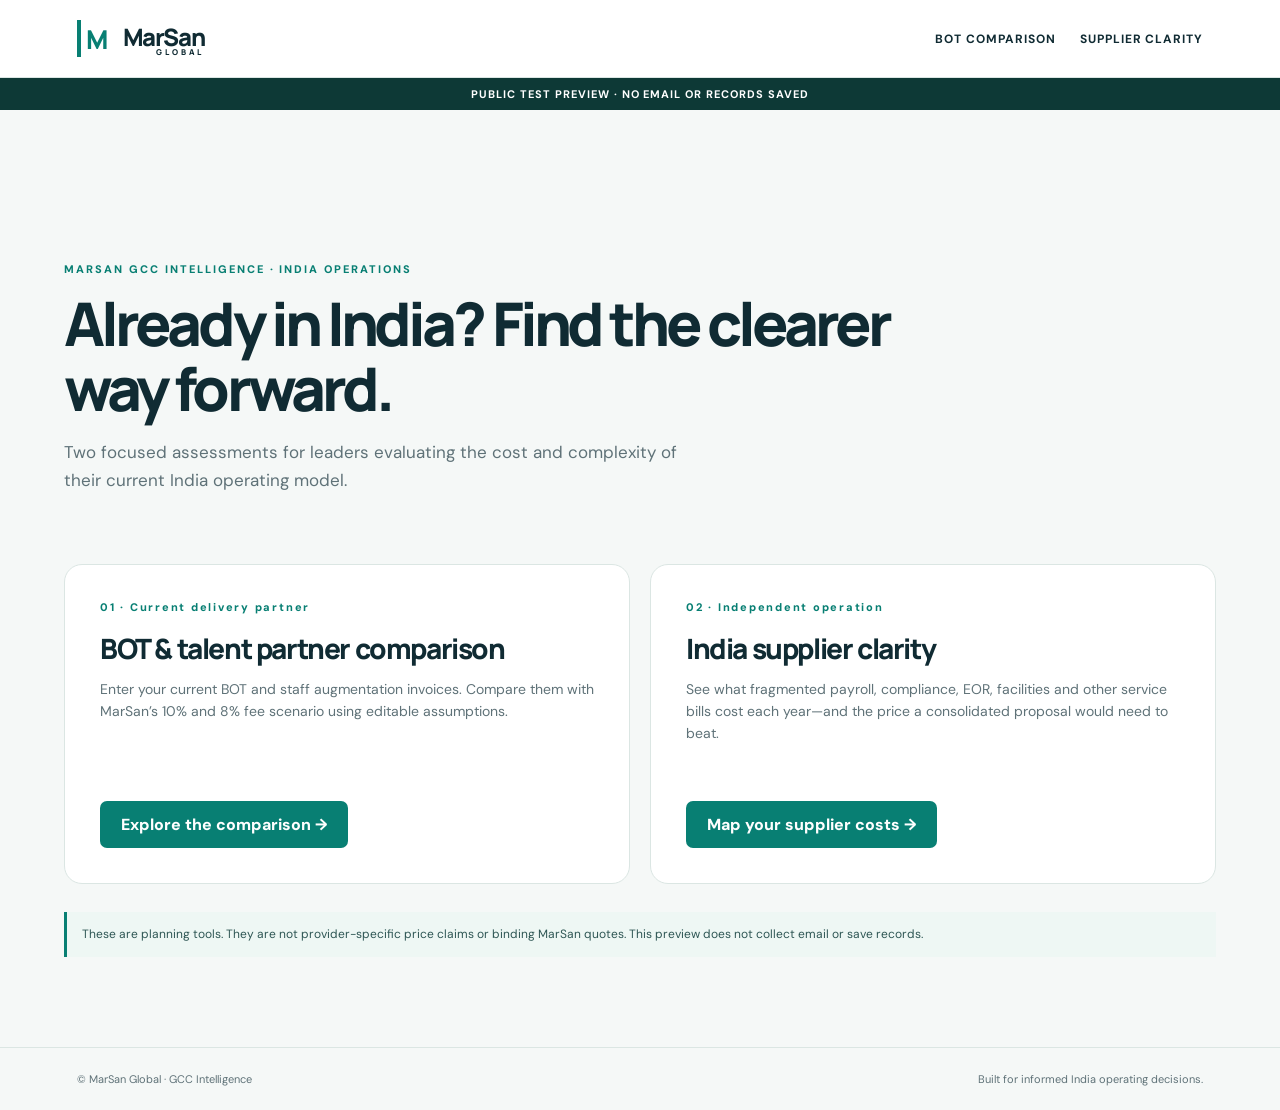
<file: index.html>
<!doctype html>
<html lang="en"><head><meta charset="utf-8"><meta name="viewport" content="width=device-width, initial-scale=1"><meta name="description" content="MarSan GCC Intelligence: two decision tools for companies already operating in India."><title>India Cost Clarity | MarSan GCC Intelligence</title><link rel="icon" href="./favicon.svg" type="image/svg+xml"><link rel="stylesheet" href="./calculators.css"></head><body><header><a class="brand" href="./index.html"><span class="mark">M</span><span>MarSan<small>GLOBAL</small></span></a><nav class="topnav"><a href="./bot-switch-demo.html">BOT comparison</a><a href="./ops-simplifier-demo.html">Supplier clarity</a></nav></header><div class="demo">Public test preview · no email or records saved</div><main class="shell"><section class="homehero"><span class="eyebrow">MarSan GCC Intelligence · India operations</span><h1>Already in India? Find the clearer way forward.</h1><p>Two focused assessments for leaders evaluating the cost and complexity of their current India operating model.</p></section><section class="homecards"><article class="homecard"><small>01 · Current delivery partner</small><h2>BOT & talent partner comparison</h2><p>Enter your current BOT and staff augmentation invoices. Compare them with MarSan’s 10% and 8% fee scenario using editable assumptions.</p><a class="primary" href="./bot-switch-demo.html">Explore the comparison →</a></article><article class="homecard"><small>02 · Independent operation</small><h2>India supplier clarity</h2><p>See what fragmented payroll, compliance, EOR, facilities and other service bills cost each year—and the price a consolidated proposal would need to beat.</p><a class="primary" href="./ops-simplifier-demo.html">Map your supplier costs →</a></article></section><div class="notice" style="margin-top:28px">These are planning tools. They are not provider-specific price claims or binding MarSan quotes. This preview does not collect email or save records.</div></main><footer class="footer"><span>© MarSan Global · GCC Intelligence</span><span>Built for informed India operating decisions.</span></footer></body></html>
</file>
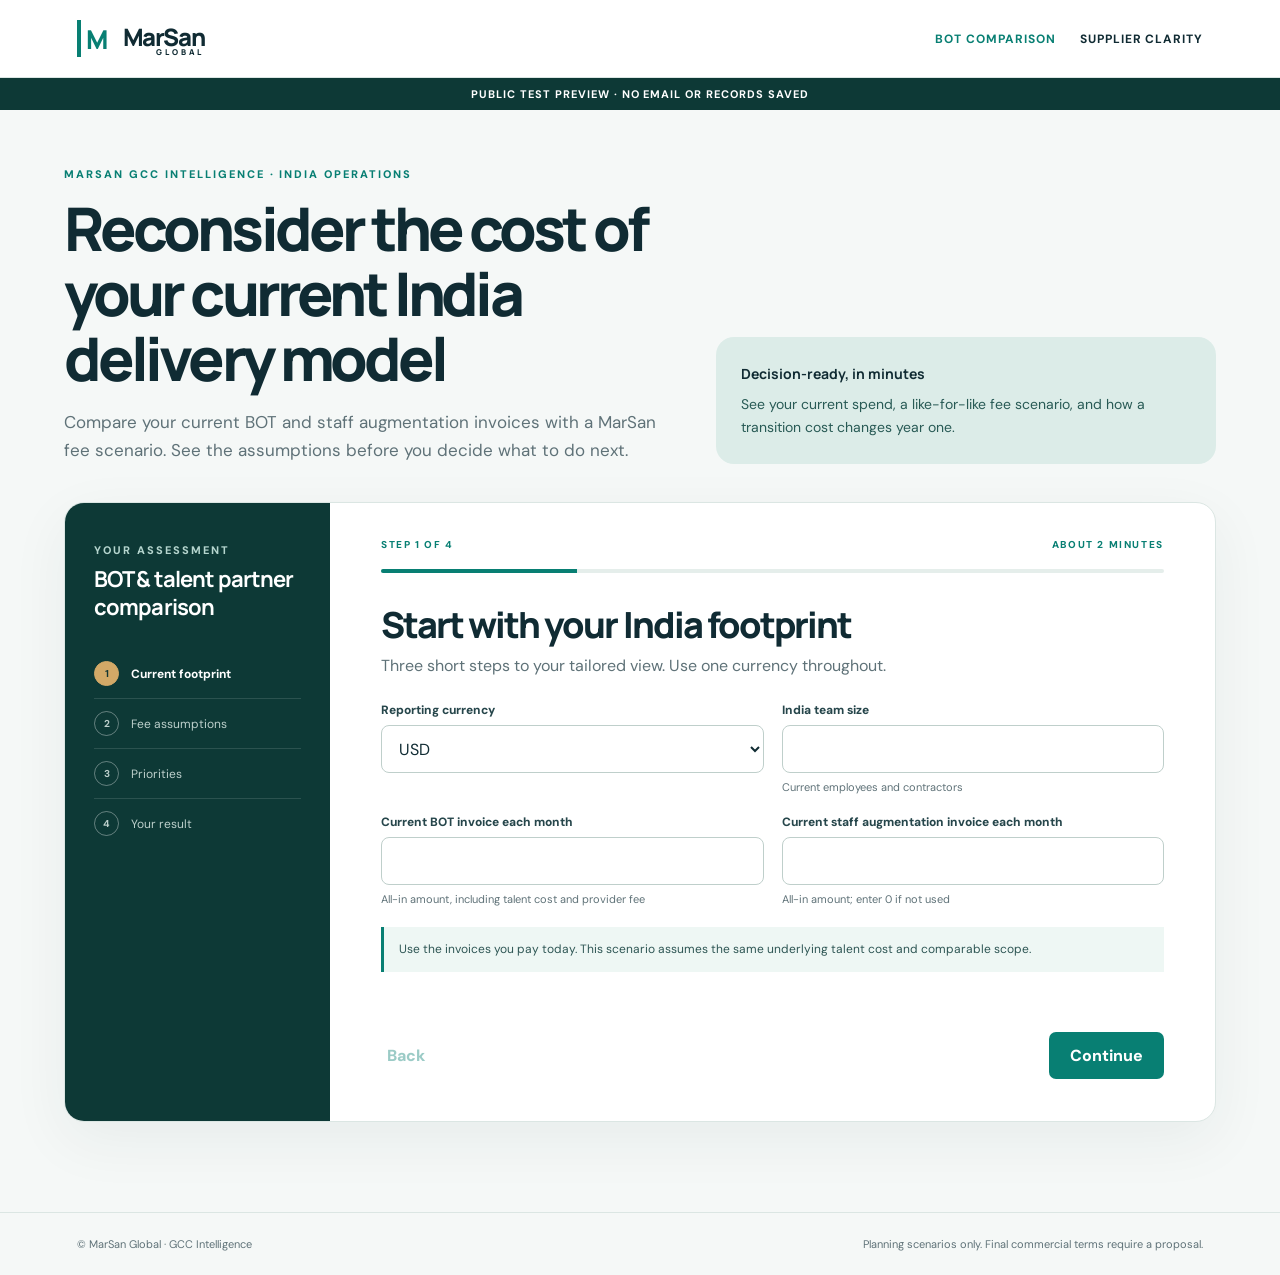
<file: bot-switch-demo.html>
<!doctype html>
<html lang="en"><head><meta charset="utf-8"><meta name="viewport" content="width=device-width, initial-scale=1"><meta name="description" content="MarSan India operations cost assessment for BOT and staff augmentation."><title>BOT & Talent Partner Comparison | MarSan GCC Intelligence</title><link rel="icon" href="./favicon.svg" type="image/svg+xml"><link rel="stylesheet" href="./calculators.css"></head>
<body data-kind="bot" data-demo="true"><header><a class="brand" href="./index.html"><span class="mark">M</span><span>MarSan<small>GLOBAL</small></span></a><nav class="topnav"><a href="./bot-switch-demo.html" class="selected">BOT comparison</a><a href="./ops-simplifier-demo.html" class="">Supplier clarity</a></nav></header><div class="demo">Public test preview · no email or records saved</div><main class="shell" id="app"></main><footer class="footer"><span>© MarSan Global · GCC Intelligence</span><span>Planning scenarios only. Final commercial terms require a proposal.</span></footer><script type="module" src="./calculators.js"></script></body></html>
</file>
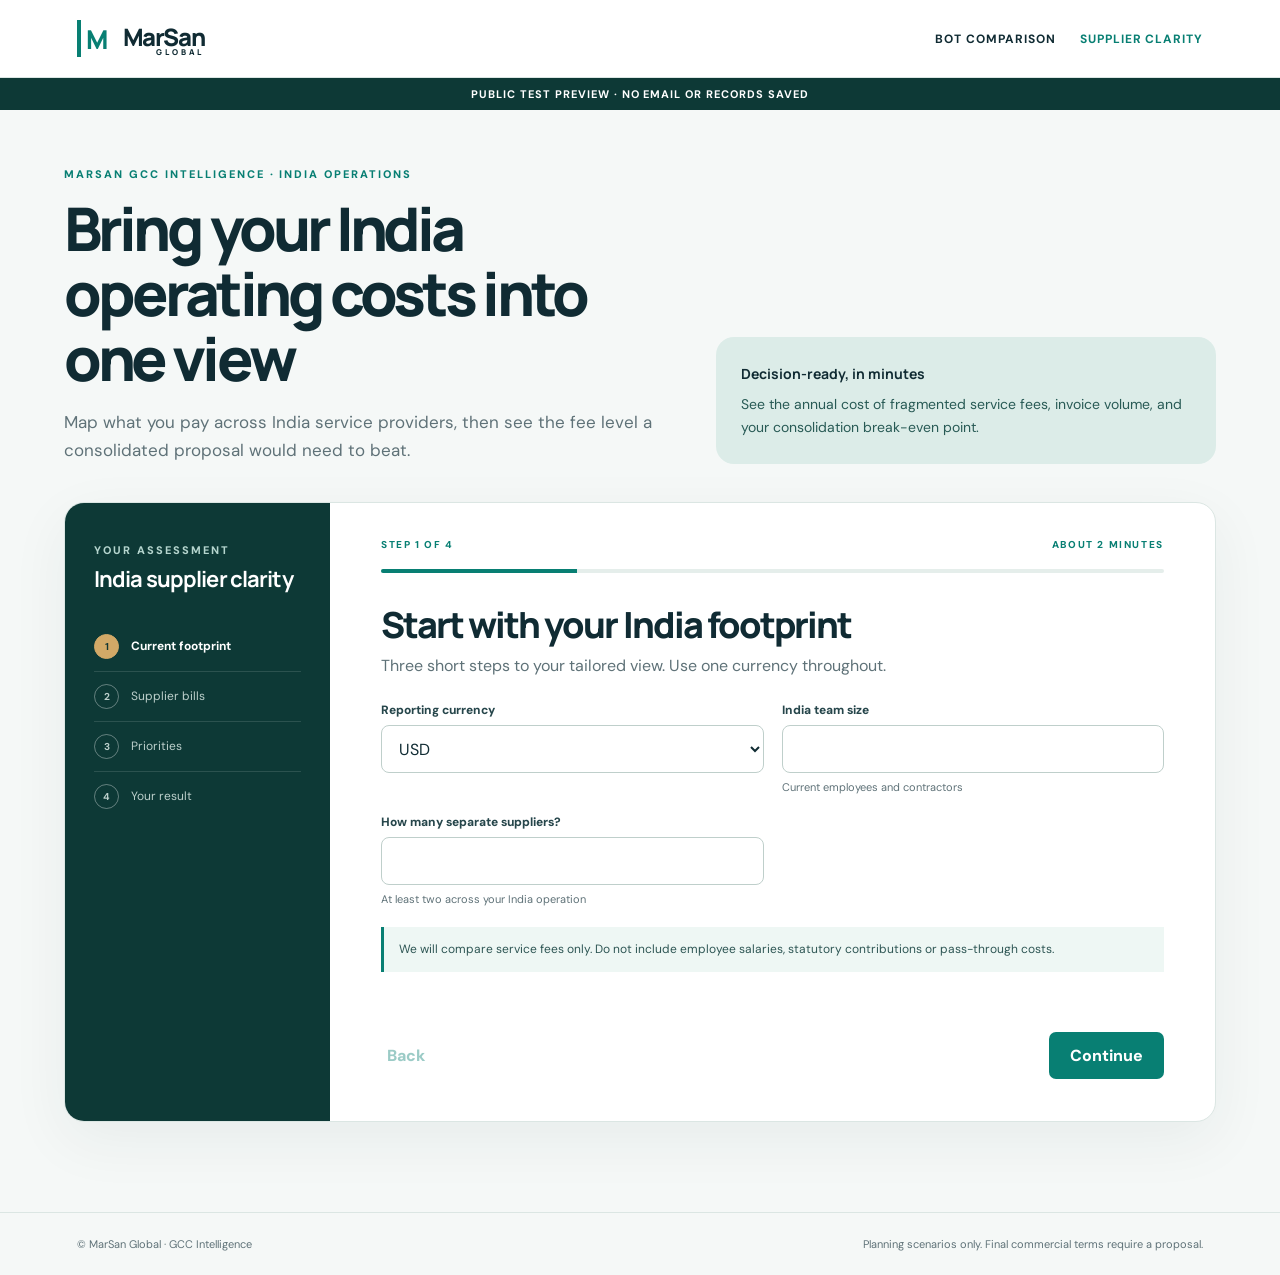
<file: ops-simplifier-demo.html>
<!doctype html>
<html lang="en"><head><meta charset="utf-8"><meta name="viewport" content="width=device-width, initial-scale=1"><meta name="description" content="MarSan India operations cost assessment for independent supplier management."><title>India Supplier Clarity | MarSan GCC Intelligence</title><link rel="icon" href="./favicon.svg" type="image/svg+xml"><link rel="stylesheet" href="./calculators.css"></head>
<body data-kind="ops" data-demo="true"><header><a class="brand" href="./index.html"><span class="mark">M</span><span>MarSan<small>GLOBAL</small></span></a><nav class="topnav"><a href="./bot-switch-demo.html" class="">BOT comparison</a><a href="./ops-simplifier-demo.html" class="selected">Supplier clarity</a></nav></header><div class="demo">Public test preview · no email or records saved</div><main class="shell" id="app"></main><footer class="footer"><span>© MarSan Global · GCC Intelligence</span><span>Planning scenarios only. Final commercial terms require a proposal.</span></footer><script type="module" src="./calculators.js"></script></body></html>
</file>
<file: calculators.css>
@import url('https://fonts.googleapis.com/css2?family=DM+Sans:wght@400;500;600;700&family=Manrope:wght@400;500;600;700;800&display=swap');
:root{--ink:#102b33;--muted:#5f7278;--teal:#087f73;--deep:#0d3936;--line:#dbe6e3;--paper:#f5f8f7;--gold:#d2a967;--white:#fff}
*{box-sizing:border-box}html{scroll-behavior:smooth}body{margin:0;background:var(--paper);color:var(--ink);font-family:'DM Sans',Arial,sans-serif}button,input,select{font:inherit}button{cursor:pointer}a{color:inherit}header{height:78px;background:#fff;border-bottom:1px solid var(--line);display:flex;align-items:center;justify-content:space-between;padding:0 clamp(20px,6vw,88px)}.brand{display:flex;align-items:center;gap:12px;text-decoration:none;color:var(--ink);font-family:Manrope,sans-serif;font-size:24px;font-weight:800;letter-spacing:-.06em}.mark{width:34px;height:37px;border-left:4px solid var(--teal);display:grid;place-items:center;color:var(--teal);font-size:26px}.brand small{display:block;font-size:8px;letter-spacing:.38em;margin-top:-7px;text-align:right}.topnav{display:flex;gap:24px;align-items:center;font-size:12px;font-weight:700;letter-spacing:.08em;text-transform:uppercase}.topnav a{text-decoration:none}.topnav a:hover{color:var(--teal)}.topnav .selected{color:var(--teal)}.demo{background:var(--deep);color:#fff;text-align:center;padding:9px 18px;font-size:11px;letter-spacing:.09em;font-weight:700;text-transform:uppercase}.shell{max-width:1200px;margin:0 auto;padding:52px 24px 90px}.eyebrow{color:var(--teal);font-size:11px;font-weight:800;letter-spacing:.18em;text-transform:uppercase}.hero{display:grid;grid-template-columns:1.1fr .9fr;gap:40px;align-items:end;margin-bottom:38px}.hero h1,.homehero h1{font:800 clamp(36px,4.7vw,64px)/1.08 Manrope,sans-serif;letter-spacing:-.065em;margin:13px 0 17px;max-width:850px}.hero p,.homehero p{font-size:17px;line-height:1.65;color:var(--muted);margin:0;max-width:640px}.hero-aside{background:#dcece8;border-radius:18px;padding:25px;color:#285a55;font-size:14px;line-height:1.65}.hero-aside strong{display:block;color:var(--ink);margin-bottom:8px;font-family:Manrope,sans-serif}.wizard{display:grid;grid-template-columns:265px minmax(0,1fr);background:#fff;border:1px solid var(--line);border-radius:20px;overflow:hidden;box-shadow:0 18px 60px rgba(16,43,51,.06)}.wizard aside{background:var(--deep);padding:35px 29px;color:#fff}.wizard aside h2{font:700 22px/1.25 Manrope,sans-serif;margin:7px 0 28px;letter-spacing:-.04em}.steps{list-style:none;margin:0;padding:0}.steps li{display:flex;gap:12px;align-items:center;padding:12px 0;border-top:1px solid #ffffff20;color:#bdd0cc;font-size:12px}.steps li:first-child{border-top:0}.steps b{width:25px;height:25px;border:1px solid #ffffff5b;border-radius:50%;display:grid;place-items:center;font-size:10px;flex:none}.steps li.active{color:#fff;font-weight:700}.steps li.active b,.steps li.done b{background:var(--gold);color:#123633;border-color:var(--gold)}.panel{padding:35px clamp(24px,4vw,58px) 42px;min-height:500px}.stephead{display:flex;justify-content:space-between;align-items:center;text-transform:uppercase;font-size:10px;font-weight:800;letter-spacing:.16em;color:var(--teal)}.progress{height:4px;background:#e5eeeb;border-radius:5px;margin:18px 0 30px;overflow:hidden}.progress span{display:block;height:100%;background:var(--teal);width:25%;transition:width .25s}.panel h2{font:800 clamp(24px,3vw,36px)/1.2 Manrope,sans-serif;letter-spacing:-.055em;margin:0 0 8px}.leadintro{color:var(--muted);line-height:1.5;margin:0 0 24px}.grid{display:grid;grid-template-columns:repeat(2,minmax(0,1fr));gap:18px}.field{display:flex;flex-direction:column;gap:7px}.field.full{grid-column:1/-1}.field label,.field>span{font-size:12px;font-weight:800;color:#26464b}.field small,.help{font-size:11px;color:var(--muted);line-height:1.4}.field input,.field select{height:48px;width:100%;border:1px solid #bfcfcb;border-radius:8px;background:#fff;padding:0 13px;color:var(--ink)}.field input:focus,.field select:focus{outline:2px solid #5fbcb0;outline-offset:1px}.currency-input{display:flex}.currency-input span{height:48px;min-width:54px;display:grid;place-items:center;border:1px solid #bfcfcb;border-right:0;border-radius:8px 0 0 8px;background:#f1f6f4;color:#345e5c;font-weight:700}.currency-input input{border-radius:0 8px 8px 0}.choices{display:flex;gap:10px;flex-wrap:wrap}.choice{border:1px solid #bfcfcb;background:#fff;border-radius:999px;padding:10px 15px;color:#3d595a;font-size:12px;font-weight:700}.choice.active{background:#e3f2ef;border-color:var(--teal);color:var(--deep)}.notice{background:#eef7f4;border-left:3px solid var(--teal);padding:13px 15px;margin-top:20px;color:#2e5654;font-size:12px;line-height:1.55}.nav{display:flex;justify-content:space-between;gap:18px;align-items:center;margin-top:30px}.primary{border:0;border-radius:7px;background:var(--teal);color:#fff;padding:13px 21px;font-weight:800;min-height:47px}.primary:hover{background:#05665c}.secondary{border:0;background:transparent;color:var(--teal);font-weight:800}.secondary:disabled{opacity:.4;cursor:default}.error{color:#ae3333;font-size:12px;min-height:18px;margin:12px 0 0}.checkline{display:flex;gap:10px;align-items:flex-start;font-size:12px;line-height:1.4;color:#38575a}.checkline input{margin-top:2px}.honeypot{position:absolute;left:-10000px}.result{background:#fff;border:1px solid var(--line);border-radius:20px;padding:clamp(25px,4vw,50px);box-shadow:0 18px 60px rgba(16,43,51,.06)}.result h2{font:800 clamp(30px,4vw,48px)/1.15 Manrope,sans-serif;letter-spacing:-.06em;margin:9px 0 13px}.resultsub{max-width:760px;line-height:1.6;color:var(--muted);margin:0 0 28px}.kpis{display:grid;grid-template-columns:repeat(3,minmax(0,1fr));gap:16px}.kpi{background:#f4f8f7;border:1px solid var(--line);border-radius:12px;padding:22px}.kpi.primarycard{background:var(--deep);color:#fff}.kpi small{display:block;text-transform:uppercase;letter-spacing:.13em;font-size:10px;font-weight:800;margin-bottom:12px}.kpi strong{font:800 clamp(23px,2.8vw,34px)/1.1 Manrope,sans-serif;letter-spacing:-.05em;word-break:break-word}.kpi p{font-size:12px;line-height:1.5;opacity:.78;margin:11px 0 0}.details{display:grid;grid-template-columns:1fr 1fr;gap:25px;margin-top:28px}.details article{border:1px solid var(--line);border-radius:12px;padding:22px}.details h3{font:800 17px Manrope,sans-serif;margin:0 0 13px}.details p,.details li{font-size:12px;line-height:1.6;color:var(--muted)}.details ul{padding-left:20px}.resultactions{display:flex;gap:14px;flex-wrap:wrap;margin-top:25px}.homehero{padding:95px 0 70px;max-width:1000px}.homecards{display:grid;grid-template-columns:1fr 1fr;gap:20px}.homecard{background:#fff;border:1px solid var(--line);border-radius:18px;padding:35px;display:flex;flex-direction:column;min-height:320px}.homecard small{color:var(--teal);font-weight:800;letter-spacing:.16em;font-size:11px}.homecard h2{font:800 28px/1.2 Manrope,sans-serif;letter-spacing:-.05em;margin:18px 0 12px}.homecard p{color:var(--muted);line-height:1.6;font-size:14px;margin:0 0 20px}.homecard a{margin-top:auto;width:max-content;text-decoration:none}.footer{border-top:1px solid var(--line);padding:24px clamp(20px,6vw,88px);color:var(--muted);font-size:11px;display:flex;justify-content:space-between;gap:20px}.hidden{display:none!important}
@media(max-width:860px){.topnav{gap:12px;font-size:10px}.hero{grid-template-columns:1fr}.wizard{grid-template-columns:1fr}.wizard aside{padding:22px}.wizard aside h2{margin:3px 0 10px}.steps{display:flex;gap:7px;overflow:auto}.steps li{border:0;min-width:90px;padding:6px 0;font-size:0}.steps b{font-size:10px}.panel{min-height:0}.kpis,.details{grid-template-columns:1fr}.homecards{grid-template-columns:1fr}}
@media(max-width:570px){header{height:68px;padding:0 18px}.brand{font-size:21px}.topnav{gap:10px}.topnav a{max-width:90px;line-height:1.25}.shell{padding:34px 16px 60px}.hero h1,.homehero h1{font-size:36px}.hero p{font-size:15px}.hero-aside{padding:17px}.panel{padding:25px 20px}.grid{grid-template-columns:1fr}.field.full{grid-column:auto}.homehero{padding:55px 0 40px}.homecard{min-height:270px}.footer{padding:20px;display:block}.footer span{display:block;margin:7px 0}}
</file>
